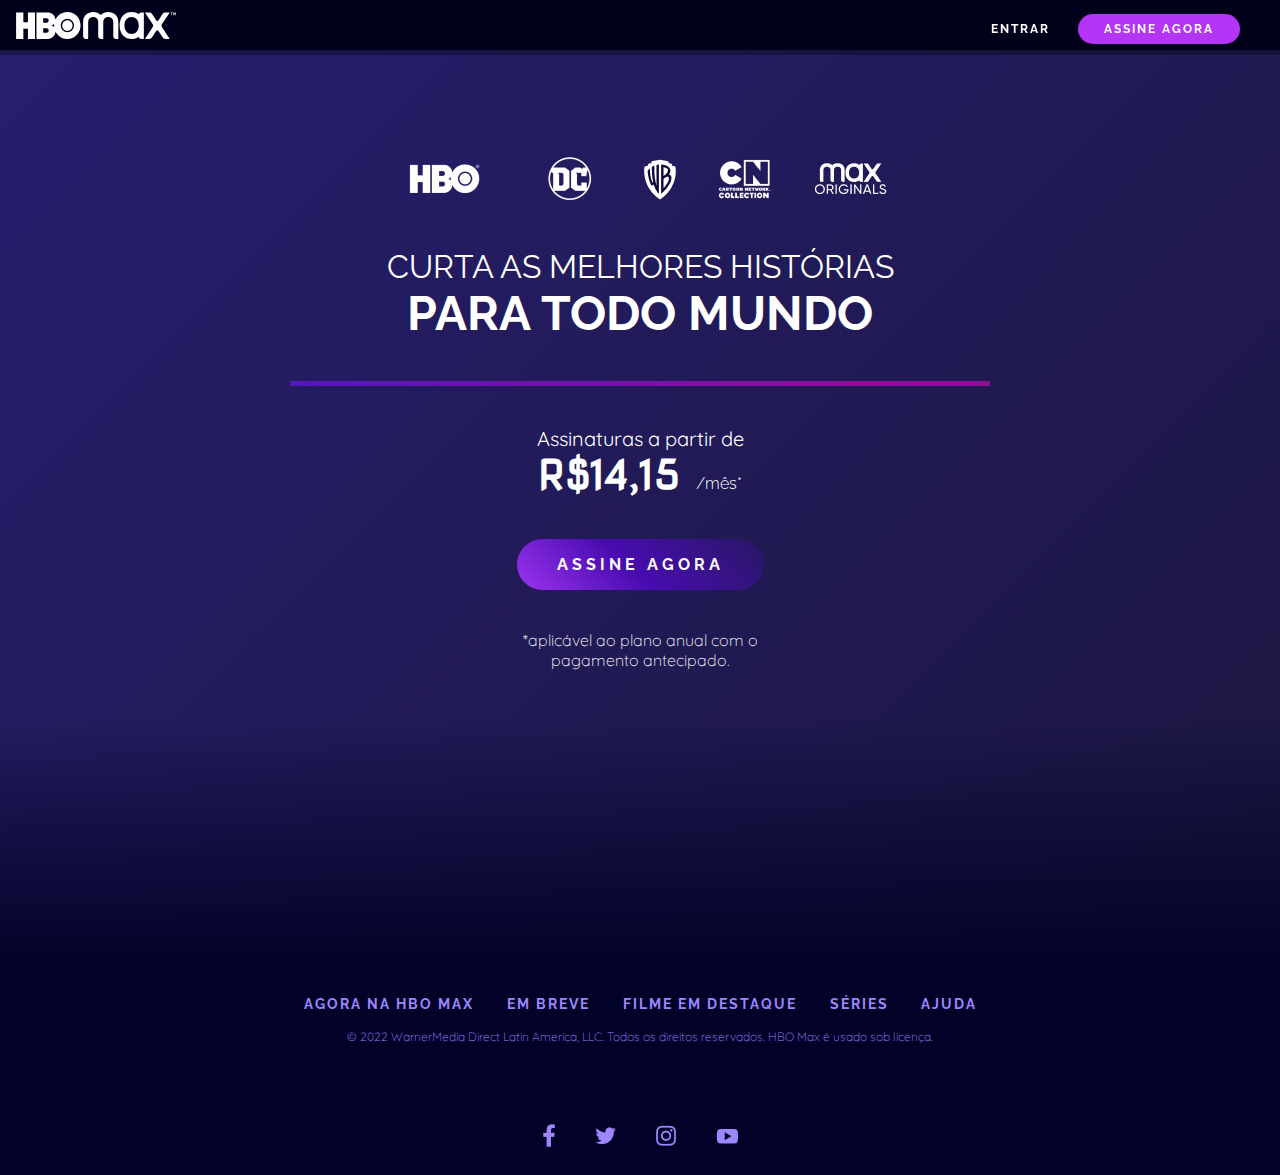
<file: index.html>
<!DOCTYPE html>
<html lang="en">
  <head>
    <meta charset="UTF-8" />
    <meta http-equiv="X-UA-Compatible" content="IE=edge" />
    <meta name="viewport" content="width=device-width, initial-scale=1.0" />
    <link rel="stylesheet" href="assets/css/index.css" />
    <title>Fake HBO Max</title>
  </head>
  <body>
    <!-- Parte 01 -->
    <nav class="menu">
      <a href="index.html" class="menu__logo">
        <img
          src="assets/images/hbo-logo.svg"
          alt="Logotipo HBOMax com o nome da marca"
          class="menu__logo-image"
        />
      </a>
      <div>
        <a href="signIn.html" class="menu__item">Entrar</a>
        <a href="#subscription" class="menu__item menu__item--button button">
          Assine Agora
        </a>
      </div>
    </nav>
    <header class="header">
      <div class="header__content">
        <div class="header__channels">
          <img class="header__channel" src="assets/images/hbo.png" alt="HBO" />
          <img class="header__channel" src="assets/images/dc.png" alt="DC" />
          <img
            class="header__channel"
            src="assets/images/wb.png"
            alt="Warner Bross"
          />
          <img
            class="header__channel"
            src="assets/images/cartoon-network_neutral.png"
            alt="Cartoon Network"
          />
          <img
            class="header__channel"
            src="assets/images/max_originals.png"
            alt="Max Originals"
          />
        </div>
        <h1 class="header__title">
          <span class="header__title--light">Curta as melhores histórias</span>
          Para todo mundo
        </h1>
        <div class="divider"></div>
        <div class="offer">
          <p>Assinaturas a partir de</p>
          <p class="offer__price number-especial">
            R$14,15 <span class="offer__price--small">/mês*</span>
          </p>
        </div>
        <a href="#subscription" class="button button--gradient header__button">
          Assine agora
        </a>
        <p class="text--small">
          *aplicável ao plano anual com o pagamento antecipado.
        </p>
      </div>
    </header>

    <!-- Parte 03 -->
    <footer class="footer container">
      <div>
        <a class="footer__link" href="https://www.hbomax.com/br/pt/sitemap">
          Agora na HBO Max
        </a>
        <a class="footer__link" href="https://www.hbomax.com/br/pt/coming-soon">
          Em breve
        </a>
        <a class="footer__link" href="https://www.hbomax.com/br/pt/feature">
          Filme em destaque
        </a>
        <a class="footer__link" href="https://www.hbomax.com/br/pt/series"
          >Séries</a
        >
        <a class="footer__link" href="https://help.hbomax.com/br">Ajuda</a>
      </div>
      <p class="text--small footer__legal">
        © 2022 WarnerMedia Direct Latin America, LLC. Todos os direitos
        reservados. HBO Max é usado sob licença.
      </p>
      <div class="footer__social">
        <a
          href="https://www.facebook.com/HBOMaxBr/"
          class="footer__social-link"
        >
          <img src="assets/images/fb_0.png" alt="Facebook" />
        </a>
        <a href="https://twitter.com/HBOMaxBR" class="footer__social-link">
          <img src="assets/images/twitter_0.png" alt="Twitter" />
        </a>
        <a
          href="https://www.instagram.com/hbomaxbr/"
          class="footer__social-link"
        >
          <img src="assets/images/instagram_0.png" alt="Instagram" />
        </a>
        <a
          href="https://www.youtube.com/c/hbomaxbr"
          class="footer__social-link"
        >
          <img src="assets/images/youtube_0.png" alt="Youtube" />
        </a>
      </div>
    </footer>
  </body>
</html>
</file>
<file: assets/css/index.css>
@import url("./global.css");

main {
  background: url("../images/background-subscription.png") no-repeat;
  background-size: cover;
}

.number-especial {
    font-family: 'Nova Square', cursive;
    transition: 0.5s;
}

.number-especial:hover {
    scale: 1.2;
    transition: 1s;
}

/* Header */

.header {
    position: relative;
    margin-top: 50px;
    padding: 100px 0 300px;
    background: linear-gradient(-45deg, #56125b, #0f0f10, #271e6e);
    background-size: 400% 400%;
    animation: bg-gradient-moving 5s ease infinite alternate;
}

.header::after {
    content: "";
    width: 100%;
    height: 250px;
    position: absolute;
    bottom: 0;
    background: linear-gradient(0deg, var(--primary-color), transparent);
}

.header .header__content {
    padding: 0px 40px;
    display: flex;
    flex-direction: column;
    justify-content: center;
    align-items: center;
    gap: 40px;
}

.header .header__channels {
    display: flex;
    flex-wrap: wrap;
    align-items: center;
    justify-content: center;
    gap: 24px;
}

.header__title {
    text-transform: uppercase;
    text-align: center;
    font-size: 3rem;
}

.header__title--light {
    display: block;
    font-weight: lighter;
    font-size: 2rem;
}

.header .divider {
    width: 70%;
    max-width: 700px;
    height: 5px;
    background: var(--divider-bg-color);
}

.header .offer {
    text-align: center;
    font-size: 1.25rem;
}

.header .offer__price {    
    font-size: 2.5rem;
    font-weight: bold;
}

.header .offer__price--small {
    font-size: 1rem;
    font-weight: 300;
}

.header .header__button {
    animation: wiggle 2s linear infinite;
}

.header .text--small {
    max-width: 300px;
    text-align: center;
}

/* Keyframes */
@keyframes bg-gradient-moving {

    0% {
        background-position: 0% 50%;
    }

    30% {
        background-position: 75% 75%;
    }

    50% {
        filter: brightness(1.2);
        background-position: 100% 50%;
    }

    70% {
        background-position: 75% 75%;
    }

    100% {
        background-position: 0% 50%;
    }
}

@keyframes wiggle {

    50% {
        
        transform: rotate(0deg);
    }

    60% {
        filter: blur(0px);
        transform: rotate(20deg);
    }

    65% {
        filter: blur(1px);
    }

    70% {
        filter: blur(2px); 
        transform: rotate(-20deg);
    }

    75% {
        filter: blur(1px);
    }

    80% {
        filter: blur(0px); 
        transform: rotate(10deg);
    }

    90% {
        transform: rotate(-10deg);
    }

    100% {
        transform: rotate(0deg);
    }
    
}
</file>
